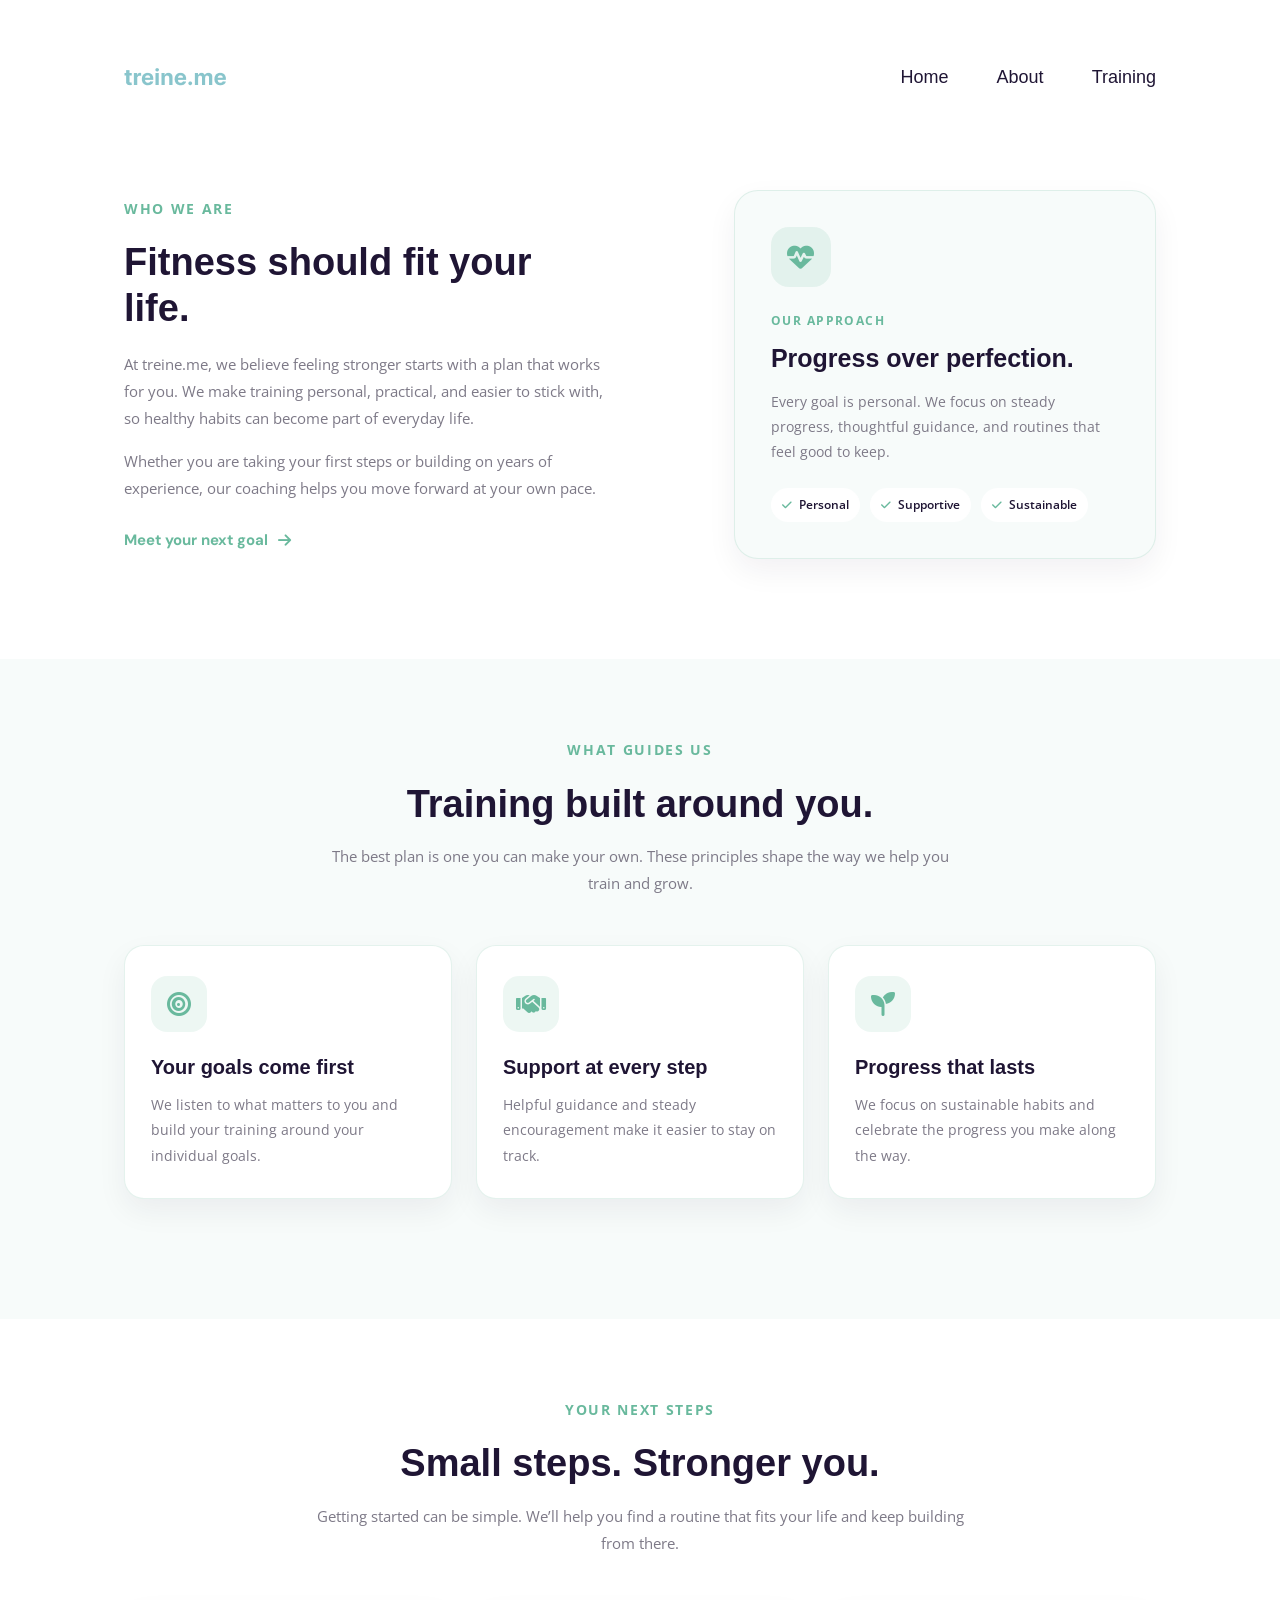
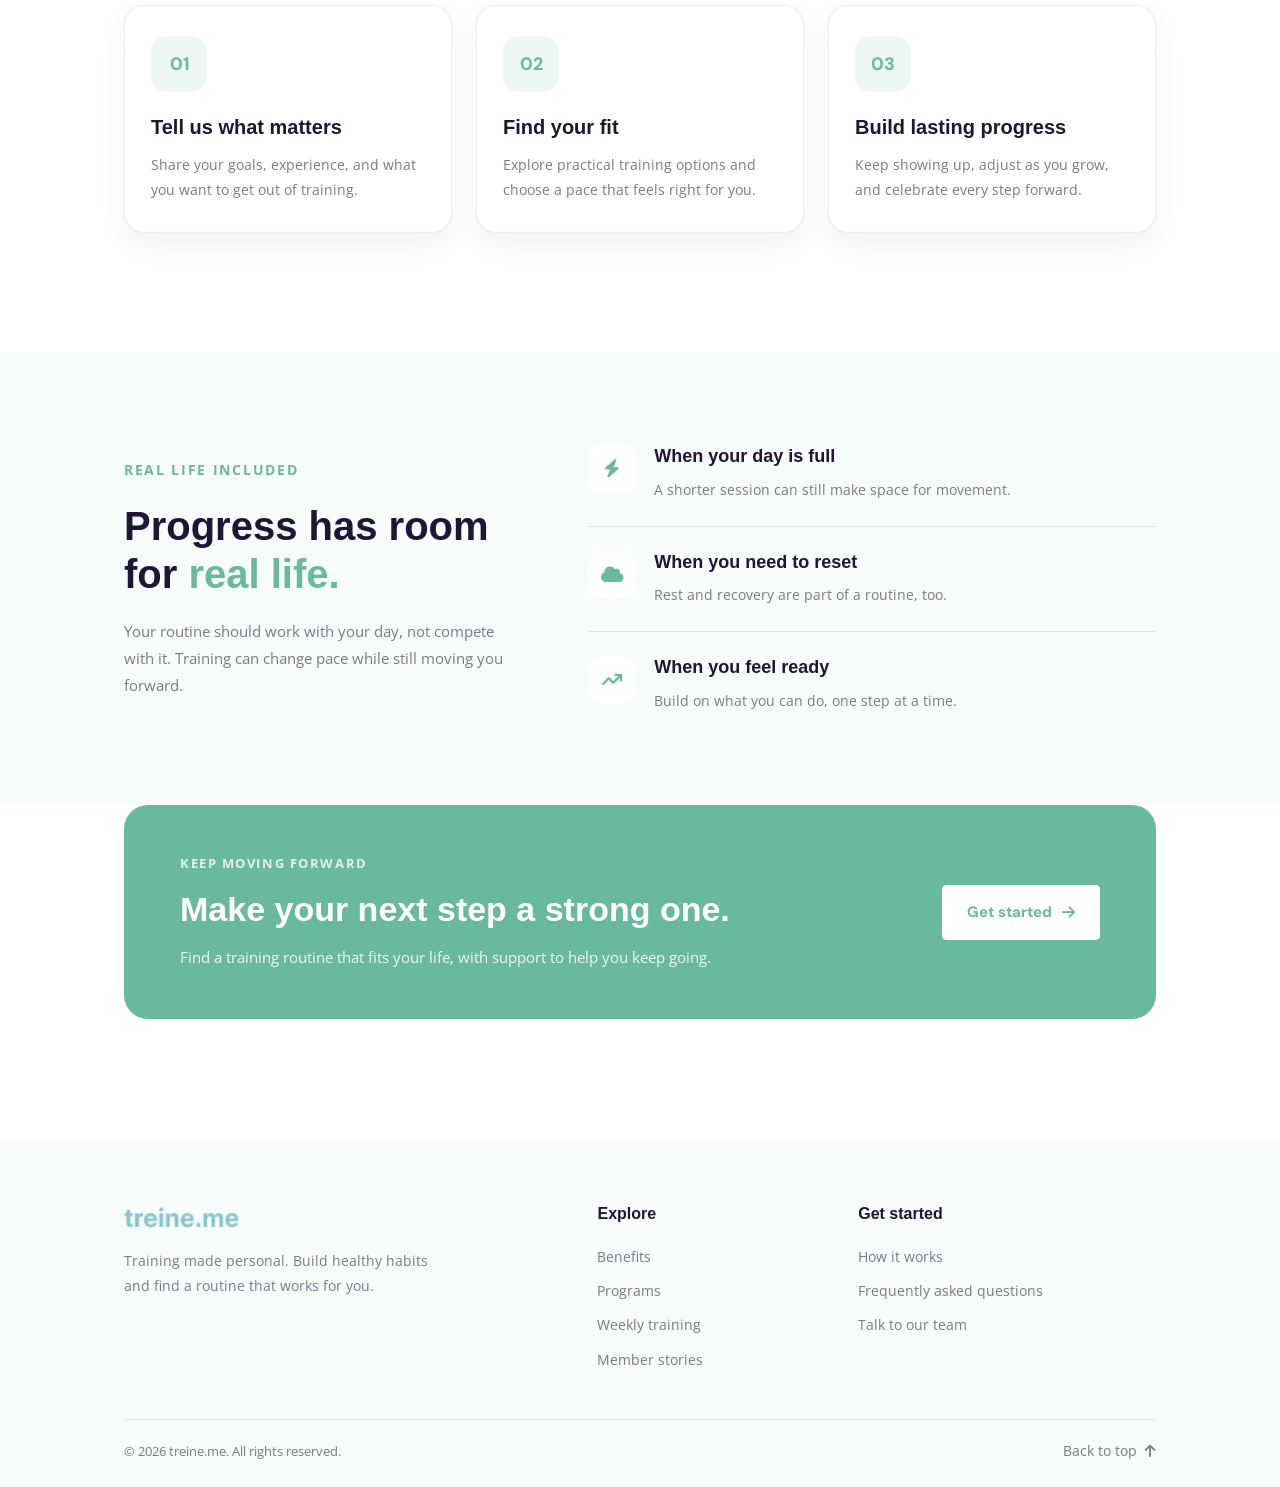
<file: about.html>
<!doctype html>
<html lang="en">
  <head>
    <meta charset="UTF-8" />
    <meta name="viewport" content="width=device-width, initial-scale=1.0" />
    <title>About | treine.me</title>
    <link rel="preconnect" href="https://fonts.googleapis.com" />
    <link rel="preconnect" href="https://fonts.gstatic.com" crossorigin />
    <link
      href="https://fonts.googleapis.com/css2?family=DM+Sans:ital,opsz,wght@0,9..40,100..1000;1,9..40,100..1000;family=Mulish:ital,wght@0,200..1000;1,200..1000&family=Open+Sans:ital,wght@0,300..800;1,300..800&display=swap"
      rel="stylesheet"
    />
    <link rel="stylesheet" href="./css/all.min.css" />
    <link rel="stylesheet" href="./css/style.css" />
  </head>
  <body>
    <!-- ==== Navbar Section Start ==== -->
    <nav id="navbar">
      <div class="container">
        <div class="nav_wrapper">
          <div class="logo">
            <a href="./index.html#banner" aria-label="treine.me home">
              <img src="./images/logo.png" alt="treine.me" />
            </a>
          </div>
          <ul class="nav_menu">
            <li><a href="./index.html#banner">Home</a></li>
            <li><a href="#about" aria-current="page">About</a></li>
            <li><a href="./training.html">Training</a></li>
          </ul>
        </div>
      </div>
    </nav>
    <!-- ==== Navbar Section End ==== -->

    <!-- ==== About Section Start ==== -->
    <main>
      <section id="about">
        <div class="container about_wrapper">
          <div class="about_content">
            <p class="section_tag">who we are</p>
            <h1>Fitness should fit your life.</h1>
            <p class="about_text">
              At treine.me, we believe feeling stronger starts with a plan that
              works for you. We make training personal, practical, and easier to
              stick with, so healthy habits can become part of everyday life.
            </p>
            <p class="about_text">
              Whether you are taking your first steps or building on years of
              experience, our coaching helps you move forward at your own pace.
            </p>
            <a href="./index.html#join_now" class="about_link">
              Meet your next goal
              <i class="fa-solid fa-arrow-right" aria-hidden="true"></i>
            </a>
          </div>

          <div class="about_highlight">
            <div class="about_highlight_icon">
              <i class="fa-solid fa-heart-pulse" aria-hidden="true"></i>
            </div>
            <p class="about_highlight_tag">our approach</p>
            <h2>Progress over perfection.</h2>
            <p class="about_highlight_text">
              Every goal is personal. We focus on steady progress, thoughtful
              guidance, and routines that feel good to keep.
            </p>
            <div class="about_values">
              <span><i class="fa-solid fa-check" aria-hidden="true"></i> Personal</span>
              <span><i class="fa-solid fa-check" aria-hidden="true"></i> Supportive</span>
              <span><i class="fa-solid fa-check" aria-hidden="true"></i> Sustainable</span>
            </div>
          </div>
        </div>
      </section>
      <!-- ==== Our Values Section Start ==== -->
      <section id="about_values_section">
        <div class="container">
          <div class="about_values_header">
            <p class="section_tag">what guides us</p>
            <h2>Training built around you.</h2>
            <p>
              The best plan is one you can make your own. These principles shape
              the way we help you train and grow.
            </p>
          </div>

          <div class="about_values_grid">
            <article class="about_value_card">
              <div class="about_value_icon">
                <i class="fa-solid fa-bullseye" aria-hidden="true"></i>
              </div>
              <h3>Your goals come first</h3>
              <p>
                We listen to what matters to you and build your training around
                your individual goals.
              </p>
            </article>

            <article class="about_value_card">
              <div class="about_value_icon">
                <i class="fa-solid fa-handshake" aria-hidden="true"></i>
              </div>
              <h3>Support at every step</h3>
              <p>
                Helpful guidance and steady encouragement make it easier to
                stay on track.
              </p>
            </article>

            <article class="about_value_card">
              <div class="about_value_icon">
                <i class="fa-solid fa-seedling" aria-hidden="true"></i>
              </div>
              <h3>Progress that lasts</h3>
              <p>
                We focus on sustainable habits and celebrate the progress you
                make along the way.
              </p>
            </article>
          </div>
        </div>
      </section>
      <!-- ==== Our Values Section End ==== -->

      <!-- ==== How It Works Section Start ==== -->
      <section id="about_journey">
        <div class="container">
          <div class="about_journey_header">
            <p class="section_tag">your next steps</p>
            <h2>Small steps. Stronger you.</h2>
            <p>
              Getting started can be simple. We’ll help you find a routine that
              fits your life and keep building from there.
            </p>
          </div>

          <div class="about_journey_grid">
            <article class="about_journey_step">
              <span class="about_journey_number" aria-hidden="true">01</span>
              <h3>Tell us what matters</h3>
              <p>
                Share your goals, experience, and what you want to get out of
                training.
              </p>
            </article>

            <article class="about_journey_step">
              <span class="about_journey_number" aria-hidden="true">02</span>
              <h3>Find your fit</h3>
              <p>
                Explore practical training options and choose a pace that feels
                right for you.
              </p>
            </article>

            <article class="about_journey_step">
              <span class="about_journey_number" aria-hidden="true">03</span>
              <h3>Build lasting progress</h3>
              <p>
                Keep showing up, adjust as you grow, and celebrate every step
                forward.
              </p>
            </article>
          </div>
        </div>
      </section>
      <!-- ==== How It Works Section End ==== -->

      <!-- ==== Real Life Training Section Start ==== -->
      <section id="about_real_life">
        <div class="container about_real_life_wrapper">
          <div class="about_real_life_intro">
            <p class="section_tag">real life included</p>
            <h2>Progress has room for <span>real life.</span></h2>
            <p>
              Your routine should work with your day, not compete with it.
              Training can change pace while still moving you forward.
            </p>
          </div>

          <div class="about_real_life_examples">
            <article class="about_real_life_item">
              <span class="about_real_life_marker" aria-hidden="true">
                <i class="fa-solid fa-bolt"></i>
              </span>
              <div>
                <h3>When your day is full</h3>
                <p>A shorter session can still make space for movement.</p>
              </div>
            </article>

            <article class="about_real_life_item">
              <span class="about_real_life_marker" aria-hidden="true">
                <i class="fa-solid fa-cloud"></i>
              </span>
              <div>
                <h3>When you need to reset</h3>
                <p>Rest and recovery are part of a routine, too.</p>
              </div>
            </article>

            <article class="about_real_life_item">
              <span class="about_real_life_marker" aria-hidden="true">
                <i class="fa-solid fa-arrow-trend-up"></i>
              </span>
              <div>
                <h3>When you feel ready</h3>
                <p>Build on what you can do, one step at a time.</p>
              </div>
            </article>
          </div>
        </div>
      </section>
      <!-- ==== Real Life Training Section End ==== -->

      <!-- ==== About Call To Action Section Start ==== -->
      <section id="about_next_step">
        <div class="container">
          <div class="about_next_step_wrapper">
            <div class="about_next_step_content">
              <p class="about_next_step_tag">keep moving forward</p>
              <h2>Make your next step a strong one.</h2>
              <p>
                Find a training routine that fits your life, with support to
                help you keep going.
              </p>
            </div>
            <a class="about_next_step_link" href="./index.html#join_now">
              Get started
              <i class="fa-solid fa-arrow-right" aria-hidden="true"></i>
            </a>
          </div>
        </div>
      </section>
      <!-- ==== About Call To Action Section End ==== -->
    </main>
    <!-- ==== About Section End ==== -->

    <!-- ==== Footer Section Start ==== -->
    <footer id="footer">
      <div class="container">
        <div class="footer_main">
          <div class="footer_brand">
            <a href="./index.html#banner" aria-label="treine.me home">
              <img src="./images/logo.png" alt="treine.me" />
            </a>
            <p>
              Training made personal. Build healthy habits and find a routine
              that works for you.
            </p>
          </div>

          <div class="footer_column">
            <h2>Explore</h2>
            <ul>
              <li><a href="./index.html#features">Benefits</a></li>
              <li><a href="./training.html#programs">Programs</a></li>
              <li><a href="./training.html#training_schedule">Weekly training</a></li>
              <li><a href="./index.html#testimonials">Member stories</a></li>
            </ul>
          </div>

          <div class="footer_column">
            <h2>Get started</h2>
            <ul>
              <li><a href="./index.html#journey">How it works</a></li>
              <li><a href="./index.html#faq">Frequently asked questions</a></li>
              <li><a href="./index.html#join_now">Talk to our team</a></li>
            </ul>
          </div>
        </div>

        <div class="footer_bottom">
          <p>&copy; 2026 treine.me. All rights reserved.</p>
          <a href="#navbar">
            Back to top
            <i class="fa-solid fa-arrow-up" aria-hidden="true"></i>
          </a>
        </div>
      </div>
    </footer>
    <!-- ==== Footer Section End ==== -->
  </body>
</html>
</file>
<file: css/style.css>
*{
    padding: 0;
    margin: 0;
    box-sizing: border-box;
    font-family: "Mulish", sans-serif;
}
ul,ol,dl{
    list-style-type: none;
}
a{
    text-decoration: none;
}
h1,h2,h3,h4,h5,h6,p{
    padding: 0;
    margin: 0;
    line-height: 0.8;
}
.container{
    max-width: 1032px;
    margin: 0 auto;
}

/* ==== Navbar Section Style Start ==== */
#navbar {
  padding-top: 64px;
}

.nav_wrapper {
  display: flex;
  align-items: center;
  justify-content: space-between;
}

.nav_menu {
  display: flex;
  align-items: center;
  gap: 48px;
}

.nav_menu li a {
  font-weight: 400;
  font-size: 18px;
  line-height: 23px;
  color: #1F1534;
  transition: all linear 0.3s;
}

.nav_menu li a:hover {
  font-weight: 700;
}
/* ==== Navbar Section Style End ==== */


/* ==== Banner Section Style Start ==== */
#banner {
  padding: 21px 0;
}

.banner_wrapper {
  display: flex;
  align-items: center;
  justify-content: space-between;
}

.banner_content {
  width: 50%;
}

.banner_content h1 {
  font-weight: 400;
  font-size: 48px;
  line-height: 150%;
  color: #000000;
}

.banner_content h1 span {
  font-weight: 700;
  color: #89C5CC;
}

.banner_content p {
  width: 400px;
  font-family: "Open Sans", sans-serif;
  font-weight: 400;
  font-size: 16px;
  line-height: 160%;
  color: #7D7987;
  margin-top: 16px;
  margin-bottom: 48px;
}

.banner_content p span {
  font-weight: 700;
}

.btn_start {
  display: inline-flex;
  align-items: center;
  gap: 8px;
  padding: 16px 32px;
  border-radius: 4px;
  background: #69B99D;
  font-family: "DM Sans", sans-serif;
  font-weight: 500;
  font-size: 16px;
  line-height: 21px;
  color: #F9F9F9;
}

.btn_start i {
  font-size: 24px;
}

.btn_start:hover {
  background: #F9F9F9;
  color: #69B99D;
  transform: translateY(-2px);
}

.banner_img {
  width: 50%;
  display: flex;
  justify-content: flex-end;
}

.banner_img img {
  width: 520px;
  height: 515px;
}

.banner_footer {
  margin-top: 45px;
  display: flex;
  justify-content: center;
  align-items: center;
  position: relative;
}

.message_note {
  font-family: "Open Sans", sans-serif;
  font-weight: 400;
  font-size: 14px;
  line-height: 160%;
  color: #000000;
  text-align: center;
}

.message_note span {
  font-weight: 700;
}

.dots_pattern {
  position: absolute;
  content: "";
  right: -50px;
  bottom: -70px;
}

.dots_pattern img {
  width: 98px;
  height: 88px;
}
/* ==== Banner Section Style End ==== */

/* ==== Features Section Style Start ==== */
#features {
  padding: 80px 0 120px;
}

.section_heading {
  text-align: center;
  margin-bottom: 48px;
}

.section_tag {
  font-family: "Open Sans", sans-serif;
  font-weight: 700;
  font-size: 14px;
  line-height: 160%;
  letter-spacing: 0.12em;
  text-transform: uppercase;
  color: #69B99D;
  margin-bottom: 20px;
}

.section_heading h2 {
  font-weight: 700;
  font-size: 38px;
  line-height: 120%;
  color: #1F1534;
}

.features_wrapper {
  display: flex;
  align-items: stretch;
  justify-content: center;
  gap: 30px;
  flex-wrap: wrap;
}

.feature_item {
  width: 320px;
  background: #ffffff;
  border: 1px solid rgba(105, 185, 157, 0.18);
  border-radius: 20px;
  padding: 32px 24px;
  box-shadow: 0 12px 30px rgba(31, 21, 52, 0.08);
  transition: all linear 0.3s;
}

.feature_item:hover {
  transform: translateY(-8px);
  box-shadow: 0 18px 35px rgba(31, 21, 52, 0.12);
}

.feature_icon {
  width: 64px;
  height: 64px;
  display: flex;
  align-items: center;
  justify-content: center;
  background: rgba(105, 185, 157, 0.12);
  border-radius: 16px;
  margin-bottom: 24px;
}

.feature_icon i {
  font-size: 28px;
  color: #69B99D;
}

.feature_item h3 {
  font-weight: 700;
  font-size: 24px;
  line-height: 130%;
  color: #1F1534;
  margin-bottom: 16px;
}

.feature_item p {
  font-family: "Open Sans", sans-serif;
  font-weight: 400;
  font-size: 15px;
  line-height: 180%;
  color: #7D7987;
}
/* ==== Features Section Style End ==== */

/* ==== About Section Style Start ==== */
#about {
  padding: 100px 120px;
}

.about_wrapper {
  display: flex;
  align-items: center;
  justify-content: space-between;
  gap: 64px;
}

.about_content {
  width: calc(56% - 32px);
}

.about_content h1,
.about_content h2 {
  max-width: 470px;
  margin-bottom: 20px;
  color: #1F1534;
  font-size: 38px;
  font-weight: 700;
  line-height: 120%;
}

.about_text {
  max-width: 480px;
  margin-bottom: 16px;
  color: #7D7987;
  font-family: "Open Sans", sans-serif;
  font-size: 15px;
  line-height: 180%;
}

.about_link {
  display: inline-flex;
  align-items: center;
  gap: 10px;
  margin-top: 12px;
  color: #69B99D;
  font-family: "DM Sans", sans-serif;
  font-size: 15px;
  font-weight: 700;
  line-height: 21px;
}

.about_link i {
  transition: transform 0.2s ease;
}

.about_link:hover i {
  transform: translateX(4px);
}

.about_highlight {
  width: calc(44% - 32px);
  padding: 36px;
  border: 1px solid rgba(105, 185, 157, 0.18);
  border-radius: 24px;
  background: #F7FBFA;
  box-shadow: 0 12px 30px rgba(31, 21, 52, 0.06);
}

.about_highlight_icon {
  display: flex;
  align-items: center;
  justify-content: center;
  width: 60px;
  height: 60px;
  margin-bottom: 24px;
  border-radius: 18px;
  background: rgba(105, 185, 157, 0.14);
  color: #69B99D;
  font-size: 27px;
}

.about_highlight_tag {
  margin-bottom: 12px;
  color: #69B99D;
  font-family: "Open Sans", sans-serif;
  font-size: 12px;
  font-weight: 700;
  letter-spacing: 0.12em;
  line-height: 160%;
  text-transform: uppercase;
}

.about_highlight h2,
.about_highlight h3 {
  margin-bottom: 14px;
  color: #1F1534;
  font-size: 25px;
  font-weight: 700;
  line-height: 130%;
}

.about_highlight_text {
  margin-bottom: 24px;
  color: #7D7987;
  font-family: "Open Sans", sans-serif;
  font-size: 14px;
  line-height: 180%;
}

.about_values {
  display: flex;
  flex-wrap: wrap;
  gap: 10px;
}

.about_values span {
  display: inline-flex;
  align-items: center;
  gap: 7px;
  padding: 8px 11px;
  border-radius: 999px;
  background: #FFFFFF;
  color: #1F1534;
  font-family: "Open Sans", sans-serif;
  font-size: 12px;
  font-weight: 600;
  line-height: 150%;
}

.about_values i {
  color: #69B99D;
  font-size: 11px;
}
/* ==== About Section Style End ==== */

/* ==== About Values Section Style Start ==== */
#about_values_section {
  padding: 80px 0 120px;
  background: #F7FBFA;
}

.about_values_header {
  max-width: 650px;
  margin: 0 auto 48px;
  text-align: center;
}

.about_values_header h2 {
  margin-bottom: 16px;
  color: #1F1534;
  font-size: 38px;
  font-weight: 700;
  line-height: 120%;
}

.about_values_header > p:last-child {
  color: #7D7987;
  font-family: "Open Sans", sans-serif;
  font-size: 15px;
  line-height: 180%;
}

.about_values_grid {
  display: flex;
  gap: 24px;
}

.about_values_grid > * {
  flex: 1;
  min-width: 0;
}

.about_value_card {
  padding: 30px 26px;
  border: 1px solid rgba(105, 185, 157, 0.18);
  border-radius: 20px;
  background: #FFFFFF;
  box-shadow: 0 12px 30px rgba(31, 21, 52, 0.06);
}

.about_value_icon {
  display: flex;
  align-items: center;
  justify-content: center;
  width: 56px;
  height: 56px;
  margin-bottom: 22px;
  border-radius: 16px;
  background: rgba(105, 185, 157, 0.12);
  color: #69B99D;
  font-size: 24px;
}

.about_value_card h3 {
  margin-bottom: 12px;
  color: #1F1534;
  font-size: 20px;
  font-weight: 700;
  line-height: 130%;
}

.about_value_card p {
  color: #7D7987;
  font-family: "Open Sans", sans-serif;
  font-size: 14px;
  line-height: 180%;
}
/* ==== About Values Section Style End ==== */

/* ==== About Journey Section Style Start ==== */
#about_journey {
  padding: 80px 0 120px;
}

.about_journey_header {
  max-width: 650px;
  margin: 0 auto 48px;
  text-align: center;
}

.about_journey_header h2 {
  margin-bottom: 16px;
  color: #1F1534;
  font-size: 38px;
  font-weight: 700;
  line-height: 120%;
}

.about_journey_header > p:last-child {
  color: #7D7987;
  font-family: "Open Sans", sans-serif;
  font-size: 15px;
  line-height: 180%;
}

.about_journey_grid {
  display: flex;
  gap: 24px;
}

.about_journey_grid > * {
  flex: 1;
  min-width: 0;
}

.about_journey_step {
  padding: 30px 26px;
  border: 1px solid rgba(105, 185, 157, 0.18);
  border-radius: 20px;
  background: #FFFFFF;
  box-shadow: 0 12px 30px rgba(31, 21, 52, 0.06);
}

.about_journey_number {
  display: inline-flex;
  align-items: center;
  justify-content: center;
  width: 56px;
  height: 56px;
  margin-bottom: 22px;
  border-radius: 16px;
  background: rgba(105, 185, 157, 0.12);
  color: #69B99D;
  font-family: "DM Sans", sans-serif;
  font-size: 18px;
  font-weight: 700;
}

.about_journey_step h3 {
  margin-bottom: 12px;
  color: #1F1534;
  font-size: 20px;
  font-weight: 700;
  line-height: 130%;
}

.about_journey_step p {
  color: #7D7987;
  font-family: "Open Sans", sans-serif;
  font-size: 14px;
  line-height: 180%;
}
/* ==== About Journey Section Style End ==== */

/* ==== Real Life Training Section Style Start ==== */
#about_real_life {
  padding: 80px 0;
  background: #F7FBFA;
}

.about_real_life_wrapper {
  display: flex;
  align-items: center;
  justify-content: space-between;
  gap: 72px;
}

.about_real_life_intro {
  flex: 0 0 38%;
  min-width: 0;
}

.about_real_life_intro h2 {
  margin-bottom: 20px;
  color: #1F1534;
  font-size: 40px;
  font-weight: 700;
  line-height: 120%;
}

.about_real_life_intro h2 span {
  color: #69B99D;
}

.about_real_life_intro > p:last-child {
  color: #7D7987;
  font-family: "Open Sans", sans-serif;
  font-size: 15px;
  line-height: 180%;
}

.about_real_life_examples {
  flex: 1;
  min-width: 0;
  padding: 12px 0;
}

.about_real_life_item {
  display: flex;
  align-items: flex-start;
  gap: 18px;
  padding: 24px 0;
  border-bottom: 1px solid rgba(105, 185, 157, 0.24);
}

.about_real_life_item:first-child {
  padding-top: 0;
}

.about_real_life_item:last-child {
  padding-bottom: 0;
  border-bottom: 0;
}

.about_real_life_marker {
  display: flex;
  flex: 0 0 48px;
  align-items: center;
  justify-content: center;
  width: 48px;
  height: 48px;
  border-radius: 15px;
  background: #FFFFFF;
  color: #69B99D;
  font-size: 18px;
}

.about_real_life_item > div {
  flex: 1;
  min-width: 0;
}

.about_real_life_item h3 {
  margin-bottom: 8px;
  color: #1F1534;
  font-size: 18px;
  font-weight: 700;
  line-height: 130%;
}

.about_real_life_item p {
  color: #7D7987;
  font-family: "Open Sans", sans-serif;
  font-size: 14px;
  line-height: 180%;
}
/* ==== Real Life Training Section Style End ==== */

/* ==== About Call To Action Section Style Start ==== */
#about_next_step {
  padding: 0 0 120px;
}

.about_next_step_wrapper {
  display: flex;
  align-items: center;
  justify-content: space-between;
  gap: 32px;
  padding: 48px 56px;
  border-radius: 24px;
  background: #69B99D;
}

.about_next_step_content {
  flex: 1;
  min-width: 0;
}

.about_next_step_tag {
  margin-bottom: 14px;
  color: rgba(255, 255, 255, 0.8);
  font-family: "Open Sans", sans-serif;
  font-size: 13px;
  font-weight: 700;
  letter-spacing: 0.12em;
  line-height: 160%;
  text-transform: uppercase;
}

.about_next_step_content h2 {
  max-width: 580px;
  margin-bottom: 14px;
  color: #FFFFFF;
  font-size: 34px;
  font-weight: 700;
  line-height: 125%;
}

.about_next_step_content > p:last-child {
  max-width: 540px;
  color: rgba(255, 255, 255, 0.9);
  font-family: "Open Sans", sans-serif;
  font-size: 15px;
  line-height: 180%;
}

.about_next_step_link {
  display: inline-flex;
  flex-shrink: 0;
  align-items: center;
  justify-content: center;
  gap: 10px;
  padding: 16px 24px;
  border: 1px solid #FFFFFF;
  border-radius: 4px;
  background: #FFFFFF;
  color: #69B99D;
  font-family: "DM Sans", sans-serif;
  font-size: 15px;
  font-weight: 700;
  line-height: 21px;
}
/* ==== About Call To Action Section Style End ==== */

/* ==== Programs Section Style Start ==== */
#training_intro {
  padding: 80px 0 64px;
}

.training_intro_content {
  max-width: 760px;
  text-align: center;
}

.training_intro_content h1 {
  margin-bottom: 20px;
  color: #1F1534;
  font-size: 48px;
  font-weight: 700;
  line-height: 120%;
}

.training_intro_content > p:not(.section_tag) {
  max-width: 620px;
  margin: 0 auto 28px;
  color: #7D7987;
  font-family: "Open Sans", sans-serif;
  font-size: 16px;
  line-height: 180%;
}

.training_intro_content .btn_start {
  justify-content: center;
}

.training_intro_content .btn_start i {
  font-size: 16px;
}

#programs {
  padding: 0 0 120px;
}

.programs_header {
  text-align: center;
  margin-bottom: 48px;
}

.programs_header h2 {
  font-weight: 700;
  font-size: 38px;
  line-height: 120%;
  color: #1F1534;
}

.programs_wrapper {
  display: flex;
  justify-content: center;
  align-items: stretch;
  gap: 30px;
  flex-wrap: wrap;
}

.program_card {
  width: 320px;
  background: #ffffff;
  border: 1px solid rgba(105, 185, 157, 0.18);
  border-radius: 20px;
  overflow: hidden;
  box-shadow: 0 12px 30px rgba(31, 21, 52, 0.08);
  transition: all linear 0.3s;
}

.program_card:hover {
  transform: translateY(-8px);
  box-shadow: 0 18px 35px rgba(31, 21, 52, 0.12);
}

.feature_card_active {
  background: #69B99D;
  border-color: #69B99D;
}

.program_image {
  width: 100%;
  height: 220px;
  overflow: hidden;
}

.program_image img {
  width: 100%;
  height: 100%;
  object-fit: cover;
  display: block;
}

.program_content {
  padding: 28px 24px 30px;
}

.program_badge {
  display: inline-block;
  padding: 8px 12px;
  border-radius: 999px;
  background: rgba(105, 185, 157, 0.12);
  color: #69B99D;
  font-family: "Open Sans", sans-serif;
  font-size: 12px;
  font-weight: 700;
  letter-spacing: 0.08em;
  text-transform: uppercase;
  margin-bottom: 18px;
}

.feature_card_active .program_badge,
.feature_card_active .program_link,
.feature_card_active .program_content h3,
.feature_card_active .program_content p {
  color: #ffffff;
}

.feature_card_active .program_badge {
  background: rgba(255, 255, 255, 0.2);
}

.program_content h3 {
  font-weight: 700;
  font-size: 26px;
  line-height: 130%;
  color: #1F1534;
  margin-bottom: 14px;
}

.program_content p {
  font-family: "Open Sans", sans-serif;
  font-weight: 400;
  font-size: 15px;
  line-height: 180%;
  color: #7D7987;
  margin-bottom: 20px;
}

.program_link {
  font-family: "DM Sans", sans-serif;
  font-weight: 700;
  font-size: 15px;
  line-height: 20px;
  color: #69B99D;
}
/* ==== Programs Section Style End ==== */

/* ==== Journey Section Style Start ==== */
#journey {
  padding: 0 0 120px;
}

.journey_inner {
  display: flex;
  align-items: center;
  justify-content: space-between;
  gap: 56px;
}

.journey_content,
.journey_image {
  width: 50%;
}

.journey_content h2 {
  font-weight: 700;
  font-size: 38px;
  line-height: 120%;
  color: #1F1534;
  margin-bottom: 20px;
}

.journey_text {
  font-family: "Open Sans", sans-serif;
  font-weight: 400;
  font-size: 16px;
  line-height: 180%;
  color: #7D7987;
  max-width: 470px;
}

.journey_list {
  margin: 28px 0 34px;
  display: flex;
  flex-direction: column;
  gap: 18px;
}

.journey_list li {
  display: flex;
  align-items: center;
  gap: 14px;
  font-family: "Open Sans", sans-serif;
  font-weight: 600;
  font-size: 16px;
  line-height: 160%;
  color: #1F1534;
}

.journey_list li i {
  display: inline-flex;
  align-items: center;
  justify-content: center;
  width: 24px;
  height: 24px;
  border-radius: 50%;
  background: #69B99D;
  color: #FFFFFF;
  font-size: 12px;
}

.journey_image {
  display: flex;
  justify-content: flex-end;
}

.journey_image img {
  width: 100%;
  max-width: 500px;
  height: 520px;
  object-fit: cover;
  border-radius: 28px;
  box-shadow: 0 18px 45px rgba(31, 21, 52, 0.12);
}
/* ==== Journey Section Style End ==== */

/* ==== Training Schedule Section Style Start ==== */
#training_schedule {
  padding: 80px 0 120px;
  background: #F7FBFA;
}

.schedule_header {
  display: flex;
  align-items: flex-end;
  justify-content: space-between;
  gap: 40px;
  margin-bottom: 48px;
}

.schedule_header h2 {
  max-width: 520px;
  font-weight: 700;
  font-size: 38px;
  line-height: 120%;
  color: #1F1534;
}

.schedule_intro {
  max-width: 390px;
  font-family: "Open Sans", sans-serif;
  font-size: 15px;
  line-height: 180%;
  color: #7D7987;
}

.schedule_grid {
  display: flex;
  gap: 24px;
}

.schedule_grid > * {
  flex: 1;
  min-width: 0;
}

.schedule_card {
  position: relative;
  padding: 30px 28px;
  background: #FFFFFF;
  border: 1px solid rgba(105, 185, 157, 0.18);
  border-radius: 20px;
  box-shadow: 0 12px 30px rgba(31, 21, 52, 0.06);
  transition: transform 0.3s ease, box-shadow 0.3s ease;
}

.schedule_card:hover {
  transform: translateY(-6px);
  box-shadow: 0 18px 35px rgba(31, 21, 52, 0.1);
}

.schedule_card_highlight {
  background: #69B99D;
  border-color: #69B99D;
}

.schedule_day {
  display: inline-block;
  padding: 7px 12px;
  border-radius: 999px;
  background: rgba(105, 185, 157, 0.12);
  color: #69B99D;
  font-family: "Open Sans", sans-serif;
  font-size: 12px;
  font-weight: 700;
  letter-spacing: 0.06em;
  text-transform: uppercase;
}

.schedule_icon {
  display: flex;
  align-items: center;
  justify-content: center;
  width: 56px;
  height: 56px;
  margin: 24px 0 20px;
  border-radius: 16px;
  background: rgba(105, 185, 157, 0.12);
  color: #69B99D;
  font-size: 24px;
}

.schedule_card h3 {
  margin-bottom: 12px;
  color: #1F1534;
  font-size: 21px;
  line-height: 130%;
}

.schedule_card > p {
  min-height: 54px;
  margin-bottom: 20px;
  color: #7D7987;
  font-family: "Open Sans", sans-serif;
  font-size: 14px;
  line-height: 180%;
}

.schedule_duration {
  color: #69B99D;
  font-family: "DM Sans", sans-serif;
  font-size: 14px;
  font-weight: 700;
}

.schedule_card_highlight .schedule_day,
.schedule_card_highlight .schedule_icon {
  background: rgba(255, 255, 255, 0.2);
  color: #FFFFFF;
}

.schedule_card_highlight h3,
.schedule_card_highlight > p,
.schedule_card_highlight .schedule_duration {
  color: #FFFFFF;
}
/* ==== Training Schedule Section Style End ==== */

/* ==== Training Support Section Style Start ==== */
#training_support {
  padding: 0 0 120px;
}

.training_support_header {
  text-align: center;
  margin-bottom: 48px;
}

.training_support_header h2 {
  font-weight: 700;
  font-size: 38px;
  line-height: 120%;
  color: #1F1534;
}

.training_support_grid {
  display: flex;
  align-items: stretch;
  justify-content: center;
  gap: 30px;
  flex-wrap: wrap;
}

.training_support_card {
  width: 320px;
  padding: 32px 24px;
  background: #FFFFFF;
  border: 1px solid rgba(105, 185, 157, 0.18);
  border-radius: 20px;
  box-shadow: 0 12px 30px rgba(31, 21, 52, 0.06);
  transition: all linear 0.3s;
}

.training_support_card:hover {
  transform: translateY(-8px);
  box-shadow: 0 18px 35px rgba(31, 21, 52, 0.12);
}

.training_support_icon {
  display: flex;
  align-items: center;
  justify-content: center;
  width: 64px;
  height: 64px;
  margin-bottom: 24px;
  border-radius: 16px;
  background: rgba(105, 185, 157, 0.12);
  color: #69B99D;
  font-size: 28px;
}

.training_support_card h3 {
  margin-bottom: 16px;
  color: #1F1534;
  font-size: 24px;
  font-weight: 700;
  line-height: 130%;
}

.training_support_card p {
  color: #7D7987;
  font-family: "Open Sans", sans-serif;
  font-size: 15px;
  line-height: 180%;
}
/* ==== Training Support Section Style End ==== */

/* ==== Training Outcomes Section Style Start ==== */
#training_outcomes {
  padding: 0 0 120px;
}

.training_outcomes_header {
  text-align: center;
  margin-bottom: 48px;
}

.training_outcomes_header h2 {
  font-weight: 700;
  font-size: 38px;
  line-height: 120%;
  color: #1F1534;
}

.training_outcomes_grid {
  display: flex;
  align-items: stretch;
  justify-content: center;
  gap: 30px;
  flex-wrap: wrap;
}

.training_outcome_card {
  width: 320px;
  padding: 30px 26px;
  background: #FFFFFF;
  border: 1px solid rgba(105, 185, 157, 0.18);
  border-radius: 20px;
  box-shadow: 0 12px 30px rgba(31, 21, 52, 0.06);
  transition: all linear 0.3s;
}

.training_outcome_card:hover {
  transform: translateY(-8px);
  box-shadow: 0 18px 35px rgba(31, 21, 52, 0.12);
}

.training_outcome_number {
  display: inline-flex;
  align-items: center;
  justify-content: center;
  width: 52px;
  height: 52px;
  margin-bottom: 20px;
  border-radius: 14px;
  background: rgba(105, 185, 157, 0.12);
  color: #69B99D;
  font-family: "DM Sans", sans-serif;
  font-size: 18px;
  font-weight: 700;
}

.training_outcome_card h3 {
  margin-bottom: 14px;
  color: #1F1534;
  font-size: 24px;
  font-weight: 700;
  line-height: 130%;
}

.training_outcome_card p {
  color: #7D7987;
  font-family: "Open Sans", sans-serif;
  font-size: 15px;
  line-height: 180%;
}
/* ==== Training Outcomes Section Style End ==== */

/* ==== Training Plan Section Style Start ==== */
#training_plan {
  padding: 0 0 120px;
}

.training_plan_wrapper {
  display: flex;
  align-items: center;
  justify-content: space-between;
  gap: 64px;
}

.training_plan_image,
.training_plan_content {
  width: 50%;
}

.training_plan_image {
  display: flex;
  justify-content: flex-start;
}

.training_plan_image img {
  width: 100%;
  max-width: 500px;
  height: 500px;
  object-fit: cover;
  border-radius: 28px;
  box-shadow: 0 18px 45px rgba(31, 21, 52, 0.12);
}

.training_plan_content h2 {
  margin-bottom: 20px;
  color: #1F1534;
  font-size: 38px;
  font-weight: 700;
  line-height: 120%;
}

.training_plan_content > p:not(.section_tag) {
  margin-bottom: 24px;
  color: #7D7987;
  font-family: "Open Sans", sans-serif;
  font-size: 16px;
  line-height: 180%;
}

.training_plan_list {
  display: flex;
  flex-direction: column;
  gap: 18px;
}

.training_plan_list li {
  display: flex;
  align-items: center;
  gap: 14px;
  color: #1F1534;
  font-family: "Open Sans", sans-serif;
  font-size: 16px;
  font-weight: 600;
  line-height: 160%;
}

.training_plan_list li i {
  display: inline-flex;
  align-items: center;
  justify-content: center;
  width: 24px;
  height: 24px;
  border-radius: 50%;
  background: #69B99D;
  color: #FFFFFF;
  font-size: 12px;
}
/* ==== Training Plan Section Style End ==== */

/* ==== Training Process Section Style Start ==== */
#training_process {
  padding: 0 0 120px;
}

.training_process_header {
  text-align: center;
  margin-bottom: 48px;
}

.training_process_header h2 {
  font-weight: 700;
  font-size: 38px;
  line-height: 120%;
  color: #1F1534;
}

.training_process_grid {
  display: flex;
  justify-content: center;
  align-items: stretch;
  gap: 30px;
  flex-wrap: wrap;
}

.training_process_step {
  width: 320px;
  padding: 30px 26px;
  background: #FFFFFF;
  border: 1px solid rgba(105, 185, 157, 0.18);
  border-radius: 20px;
  box-shadow: 0 12px 30px rgba(31, 21, 52, 0.06);
  transition: all linear 0.3s;
}

.training_process_step:hover {
  transform: translateY(-8px);
  box-shadow: 0 18px 35px rgba(31, 21, 52, 0.12);
}

.training_process_number {
  display: inline-flex;
  align-items: center;
  justify-content: center;
  width: 52px;
  height: 52px;
  margin-bottom: 20px;
  border-radius: 14px;
  background: rgba(105, 185, 157, 0.12);
  color: #69B99D;
  font-family: "DM Sans", sans-serif;
  font-size: 18px;
  font-weight: 700;
}

.training_process_step h3 {
  margin-bottom: 14px;
  color: #1F1534;
  font-size: 24px;
  font-weight: 700;
  line-height: 130%;
}

.training_process_step p {
  color: #7D7987;
  font-family: "Open Sans", sans-serif;
  font-size: 15px;
  line-height: 180%;
}
/* ==== Training Process Section Style End ==== */

/* ==== Training FAQ Section Style Start ==== */
#training_faq {
  padding: 0 0 120px;
}

.training_faq_header {
  text-align: center;
  margin-bottom: 48px;
}

.training_faq_header h2 {
  font-weight: 700;
  font-size: 38px;
  line-height: 120%;
  color: #1F1534;
}

.training_faq_list {
  display: flex;
  flex-direction: column;
  gap: 24px;
  max-width: 900px;
  margin: 0 auto;
}

.training_faq_item {
  padding: 28px 30px;
  background: #FFFFFF;
  border: 1px solid rgba(105, 185, 157, 0.18);
  border-radius: 20px;
  box-shadow: 0 12px 30px rgba(31, 21, 52, 0.06);
}

.training_faq_item h3 {
  margin-bottom: 12px;
  color: #1F1534;
  font-size: 22px;
  font-weight: 700;
  line-height: 130%;
}

.training_faq_item p {
  color: #7D7987;
  font-family: "Open Sans", sans-serif;
  font-size: 15px;
  line-height: 180%;
}
/* ==== Training FAQ Section Style End ==== */

/* ==== Training Momentum Section Style Start ==== */
#training_momentum {
  padding: 0 0 120px;
}

.training_momentum_header {
  text-align: center;
  margin-bottom: 48px;
}

.training_momentum_header h2 {
  font-weight: 700;
  font-size: 38px;
  line-height: 120%;
  color: #1F1534;
}

.training_momentum_grid {
  display: flex;
  justify-content: center;
  align-items: stretch;
  gap: 30px;
  flex-wrap: wrap;
}

.training_momentum_card {
  width: 320px;
  padding: 30px 26px;
  background: #FFFFFF;
  border: 1px solid rgba(105, 185, 157, 0.18);
  border-radius: 20px;
  box-shadow: 0 12px 30px rgba(31, 21, 52, 0.06);
  transition: all linear 0.3s;
}

.training_momentum_card:hover {
  transform: translateY(-8px);
  box-shadow: 0 18px 35px rgba(31, 21, 52, 0.12);
}

.training_momentum_icon {
  display: inline-flex;
  align-items: center;
  justify-content: center;
  width: 56px;
  height: 56px;
  margin-bottom: 22px;
  border-radius: 16px;
  background: rgba(105, 185, 157, 0.12);
  color: #69B99D;
  font-size: 22px;
}

.training_momentum_card h3 {
  margin-bottom: 12px;
  color: #1F1534;
  font-size: 24px;
  font-weight: 700;
  line-height: 130%;
}

.training_momentum_card p {
  color: #7D7987;
  font-family: "Open Sans", sans-serif;
  font-size: 15px;
  line-height: 180%;
}
/* ==== Training Momentum Section Style End ==== */

/* ==== Training Membership Section Style Start ==== */
#training_membership {
  padding: 0 0 120px;
}

.training_membership_header {
  text-align: center;
  margin-bottom: 48px;
}

.training_membership_header h2 {
  font-weight: 700;
  font-size: 38px;
  line-height: 120%;
  color: #1F1534;
}

.training_membership_grid {
  display: flex;
  justify-content: center;
  align-items: stretch;
  gap: 30px;
  flex-wrap: wrap;
}

.training_membership_card {
  width: 320px;
  padding: 30px 26px;
  background: #FFFFFF;
  border: 1px solid rgba(105, 185, 157, 0.18);
  border-radius: 20px;
  box-shadow: 0 12px 30px rgba(31, 21, 52, 0.06);
  transition: all linear 0.3s;
}

.training_membership_card:hover {
  transform: translateY(-8px);
  box-shadow: 0 18px 35px rgba(31, 21, 52, 0.12);
}

.training_membership_icon {
  display: inline-flex;
  align-items: center;
  justify-content: center;
  width: 56px;
  height: 56px;
  margin-bottom: 22px;
  border-radius: 16px;
  background: rgba(105, 185, 157, 0.12);
  color: #69B99D;
  font-size: 22px;
}

.training_membership_card h3 {
  margin-bottom: 12px;
  color: #1F1534;
  font-size: 24px;
  font-weight: 700;
  line-height: 130%;
}

.training_membership_card p {
  color: #7D7987;
  font-family: "Open Sans", sans-serif;
  font-size: 15px;
  line-height: 180%;
}
/* ==== Training Membership Section Style End ==== */

/* ==== Training Call To Action Section Style Start ==== */
#training_start {
  padding: 0 0 120px;
}

.training_start_wrapper {
  display: flex;
  align-items: center;
  justify-content: space-between;
  gap: 32px;
  padding: 40px 48px;
  border-radius: 24px;
  background: #F7FBFA;
}

.training_start_wrapper > div {
  flex: 1;
  min-width: 0;
}

.training_start_wrapper h2 {
  max-width: 580px;
  color: #1F1534;
  font-size: 30px;
  font-weight: 700;
  line-height: 125%;
}

.training_start_wrapper .btn_start {
  flex-shrink: 0;
}
/* ==== Training Call To Action Section Style End ==== */

/* ==== Testimonials Section Style Start ==== */
#testimonials {
  padding: 0 0 120px;
}

.testimonials_header {
  text-align: center;
  margin-bottom: 48px;
}

.testimonials_header h2 {
  font-weight: 700;
  font-size: 38px;
  line-height: 120%;
  color: #1F1534;
}

.testimonials_wrapper {
  display: flex;
  justify-content: center;
  align-items: stretch;
  gap: 30px;
  flex-wrap: wrap;
}

.testimonial_card {
  width: 320px;
  padding: 30px 26px;
  background: #ffffff;
  border: 1px solid rgba(105, 185, 157, 0.18);
  border-radius: 20px;
  box-shadow: 0 12px 30px rgba(31, 21, 52, 0.08);
}

.testimonial_rating {
  display: flex;
  gap: 5px;
  color: #E8AA45;
  font-size: 14px;
  margin-bottom: 20px;
}

.testimonial_quote {
  font-family: "Open Sans", sans-serif;
  font-weight: 400;
  font-size: 15px;
  line-height: 180%;
  color: #7D7987;
  margin-bottom: 26px;
}

.testimonial_member {
  display: flex;
  align-items: center;
  gap: 14px;
}

.member_avatar {
  width: 48px;
  height: 48px;
  display: flex;
  align-items: center;
  justify-content: center;
  border-radius: 50%;
  background: rgba(105, 185, 157, 0.14);
  color: #69B99D;
  font-family: "DM Sans", sans-serif;
  font-size: 15px;
  font-weight: 700;
}

.testimonial_member h3 {
  font-weight: 700;
  font-size: 16px;
  line-height: 130%;
  color: #1F1534;
  margin-bottom: 5px;
}

.testimonial_member p {
  font-family: "Open Sans", sans-serif;
  font-weight: 400;
  font-size: 13px;
  line-height: 150%;
  color: #7D7987;
}
/* ==== Testimonials Section Style End ==== */

/* ==== Frequently Asked Questions Section Style Start ==== */
#faq {
  padding: 0 0 120px;
}

.faq_header {
  margin-bottom: 40px;
  text-align: center;
}

.faq_header h2 {
  margin-bottom: 14px;
  color: #1F1534;
  font-size: 38px;
  font-weight: 700;
  line-height: 120%;
}

.faq_header > p:last-child {
  color: #7D7987;
  font-family: "Open Sans", sans-serif;
  font-size: 15px;
  line-height: 180%;
}

.faq_list {
  max-width: 800px;
  margin: 0 auto;
}

.faq_item {
  padding: 22px 24px;
  border-bottom: 1px solid rgba(105, 185, 157, 0.24);
}

.faq_item:first-child {
  border-top: 1px solid rgba(105, 185, 157, 0.24);
}

.faq_item summary {
  display: flex;
  align-items: center;
  justify-content: space-between;
  gap: 20px;
  color: #1F1534;
  cursor: pointer;
  font-size: 18px;
  font-weight: 700;
  line-height: 150%;
  list-style: none;
}

.faq_item summary::-webkit-details-marker {
  display: none;
}

.faq_item summary::after {
  content: "+";
  flex-shrink: 0;
  color: #69B99D;
  font-family: "Open Sans", sans-serif;
  font-size: 26px;
  font-weight: 400;
  line-height: 1;
}

.faq_item[open] summary::after {
  content: "\2212";
}

.faq_item > p {
  max-width: 680px;
  padding-top: 14px;
  color: #7D7987;
  font-family: "Open Sans", sans-serif;
  font-size: 15px;
  line-height: 180%;
}
/* ==== Frequently Asked Questions Section Style End ==== */

/* ==== Call To Action Section Style Start ==== */
#join_now {
  padding: 0 0 120px;
}

.join_now_wrapper {
  display: flex;
  align-items: center;
  justify-content: space-between;
  gap: 32px;
  padding: 56px 64px;
  background: #69B99D;
  border-radius: 24px;
}

.join_now_content {
  max-width: 610px;
}

.join_now_tag {
  font-family: "Open Sans", sans-serif;
  font-weight: 700;
  font-size: 13px;
  line-height: 160%;
  letter-spacing: 0.12em;
  text-transform: uppercase;
  color: rgba(255, 255, 255, 0.8);
  margin-bottom: 16px;
}

.join_now_content h2 {
  font-weight: 700;
  font-size: 36px;
  line-height: 125%;
  color: #FFFFFF;
  margin-bottom: 16px;
}

.join_now_content > p:last-child {
  max-width: 520px;
  font-family: "Open Sans", sans-serif;
  font-weight: 400;
  font-size: 15px;
  line-height: 180%;
  color: rgba(255, 255, 255, 0.9);
}

.join_now_btn {
  display: inline-flex;
  flex-shrink: 0;
  align-items: center;
  justify-content: center;
  gap: 10px;
  padding: 16px 24px;
  border: 1px solid #FFFFFF;
  border-radius: 4px;
  background: #FFFFFF;
  font-family: "DM Sans", sans-serif;
  font-weight: 700;
  font-size: 15px;
  line-height: 21px;
  color: #69B99D;
  transition: all linear 0.3s;
}

.join_now_btn i {
  font-size: 20px;
}

.join_now_btn:hover {
  background: transparent;
  color: #FFFFFF;
}
/* ==== Call To Action Section Style End ==== */

/* ==== Footer Section Style Start ==== */
#footer {
  padding: 64px 0 24px;
  background: #F7FBFA;
}

.footer_main {
  display: flex;
  gap: 48px;
  padding-bottom: 48px;
}

.footer_brand {
  flex: 2;
  min-width: 0;
}

.footer_column:nth-child(2) {
  flex: 1;
  min-width: 0;
}

.footer_column:nth-child(3) {
  flex: 1.4;
  min-width: 0;
}

.footer_brand img {
  display: block;
  width: 120px;
  height: auto;
  margin-bottom: 20px;
}

.footer_brand > p {
  max-width: 320px;
  color: #7D7987;
  font-family: "Open Sans", sans-serif;
  font-size: 14px;
  line-height: 180%;
}

.footer_column h2 {
  margin-bottom: 20px;
  color: #1F1534;
  font-size: 16px;
  font-weight: 700;
  line-height: 140%;
}

.footer_column ul {
  display: flex;
  flex-direction: column;
  gap: 12px;
}

.footer_column a,
.footer_bottom a {
  color: #7D7987;
  font-family: "Open Sans", sans-serif;
  font-size: 14px;
  line-height: 160%;
  transition: all linear 0.3s;
}

.footer_column a:hover,
.footer_bottom a:hover {
  color: #69B99D;
}

.footer_bottom {
  display: flex;
  align-items: center;
  justify-content: space-between;
  gap: 20px;
  padding-top: 20px;
  border-top: 1px solid rgba(105, 185, 157, 0.2);
}

.footer_bottom p {
  color: #7D7987;
  font-family: "Open Sans", sans-serif;
  font-size: 13px;
  line-height: 160%;
}

.footer_bottom a {
  display: inline-flex;
  align-items: center;
  gap: 8px;
}
/* ==== Footer Section Style End ==== */

/* ==== Training Page Style Start ==== */
.training-page #navbar {
  padding-top: 32px;
}

.training-page .nav_menu li a[aria-current="page"] {
  color: #69B99D;
  font-weight: 700;
}

.training-page #training_intro {
  padding: 56px 0 72px;
}

.training-page .training_intro_content {
  max-width: 1032px;
  padding: 72px 64px;
  border: 1px solid rgba(105, 185, 157, 0.16);
  border-radius: 32px;
  background: linear-gradient(135deg, #F5FBF8 0%, #EAF6F1 100%);
  text-align: left;
}

.training-page .training_intro_content .section_tag {
  display: inline-flex;
  align-items: center;
  margin-bottom: 22px;
  padding: 8px 13px;
  border: 1px solid rgba(105, 185, 157, 0.22);
  border-radius: 999px;
  background: #FFFFFF;
  font-size: 12px;
}

.training-page .training_intro_content h1 {
  max-width: 700px;
  margin-bottom: 18px;
  font-size: 58px;
  letter-spacing: -0.04em;
  line-height: 108%;
}

.training-page .training_intro_content > p:not(.section_tag) {
  max-width: 570px;
  margin: 0 0 28px;
  font-size: 16px;
}

.training-page .training_intro_content .btn_start {
  border-radius: 999px;
  box-shadow: 0 10px 24px rgba(53, 137, 109, 0.2);
  transition: all linear 0.3s;
}

.training-page .training_intro_content .btn_start:hover {
  transform: translateY(-3px);
  box-shadow: 0 14px 28px rgba(53, 137, 109, 0.26);
}

.training-page #programs {
  padding-bottom: 104px;
}

.training-page .programs_header {
  margin-bottom: 40px;
}

.training-page .programs_header .section_tag {
  margin-bottom: 14px;
}

.training-page .programs_header h2 {
  font-size: 42px;
  letter-spacing: -0.03em;
}

.training-page .programs_wrapper {
  gap: 24px;
}

.training-page .program_card {
  display: flex;
  flex: 1 1 280px;
  flex-direction: column;
  width: auto;
  border: 1px solid rgba(105, 185, 157, 0.18);
  border-radius: 24px;
  background: #FFFFFF;
  box-shadow: 0 14px 36px rgba(31, 21, 52, 0.07);
  transition: transform 0.25s ease, box-shadow 0.25s ease;
}

.training-page .program_card:hover {
  transform: translateY(-7px);
  box-shadow: 0 22px 44px rgba(31, 21, 52, 0.13);
}

.training-page .program_card.feature_card_active {
  border-color: #69B99D;
  background: linear-gradient(160deg, #72C5A7 0%, #4EAA8A 100%);
  box-shadow: 0 18px 40px rgba(53, 137, 109, 0.2);
}

.training-page .program_image {
  height: 224px;
}

.training-page .program_image img {
  transition: all linear 0.3s;
}

.training-page .program_card:hover .program_image img {
  transform: scale(1.05);
}

.training-page .program_content {
  display: flex;
  flex: 1;
  flex-direction: column;
  align-items: flex-start;
  padding: 26px 24px 28px;
}

.training-page .program_badge {
  margin-bottom: 16px;
  border: 1px solid rgba(105, 185, 157, 0.16);
  background: #F1F8F5;
}

.training-page .feature_card_active .program_badge {
  border-color: rgba(255, 255, 255, 0.24);
  background: rgba(255, 255, 255, 0.16);
}

.training-page .program_content h3 {
  font-size: 24px;
  letter-spacing: -0.02em;
}

.training-page .program_content p {
  flex: 1;
  margin-bottom: 24px;
}

.training-page .program_link {
  display: inline-flex;
  align-items: center;
  gap: 8px;
}

.training-page .program_link::after {
  content: "\f061";
  font-family: "Font Awesome 6 Free";
  font-size: 12px;
  transition: all linear 0.3s;
}

.training-page .program_link:hover::after {
  transform: translateX(4px);
}

.training-page #training_schedule {
  padding: 88px 0 104px;
  background: linear-gradient(180deg, #F4FAF7 0%, #F8FBFA 100%);
}

.training-page .schedule_header {
  align-items: flex-end;
  margin-bottom: 40px;
}

.training-page .schedule_header .section_tag {
  margin-bottom: 14px;
}

.training-page .schedule_header h2 {
  font-size: 40px;
  letter-spacing: -0.03em;
}

.training-page .schedule_intro {
  max-width: 370px;
}

.training-page .schedule_grid {
  flex-wrap: wrap;
  gap: 20px;
}

.training-page .schedule_grid > * {
  flex: 1 1 260px;
}

.training-page .schedule_card {
  padding: 30px;
  border: 1px solid rgba(105, 185, 157, 0.18);
  border-radius: 22px;
  background: #FFFFFF;
  box-shadow: 0 14px 34px rgba(31, 21, 52, 0.06);
}

.training-page .schedule_card_highlight {
  border-color: #69B99D;
  background: linear-gradient(155deg, #72C5A7 0%, #4EAA8A 100%);
  box-shadow: 0 18px 38px rgba(53, 137, 109, 0.18);
}

.training-page .schedule_day {
  padding: 8px 13px;
  background: #F1F8F5;
}

.training-page .schedule_card_highlight .schedule_day {
  background: rgba(255, 255, 255, 0.18);
}

.training-page .schedule_icon {
  border-radius: 18px;
  background: #F1F8F5;
}

.training-page .schedule_card_highlight .schedule_icon {
  background: rgba(255, 255, 255, 0.18);
}

.training-page .schedule_card h3 {
  font-size: 22px;
}

.training-page .schedule_card > p {
  min-height: 0;
}

.training-page #training_start {
  padding: 80px 0 112px;
}

.training-page .training_start_wrapper {
  padding: 48px 56px;
  border: 1px solid rgba(105, 185, 157, 0.16);
  border-radius: 28px;
  background: linear-gradient(135deg, #F4FAF7 0%, #EAF6F1 100%);
}

.training-page .training_start_wrapper .section_tag {
  margin-bottom: 12px;
}

.training-page .training_start_wrapper h2 {
  font-size: 34px;
  letter-spacing: -0.03em;
}

.training-page .training_start_wrapper .btn_start {
  border-radius: 999px;
  transition: all linear 0.3s;
}

.training-page .training_start_wrapper .btn_start:hover {
  transform: translateY(-3px);
  box-shadow: 0 12px 24px rgba(53, 137, 109, 0.2);
}

.training-page a:focus-visible {
  outline: 3px solid #1F1534;
  outline-offset: 4px;
}
/* ==== Training Page Style End ==== */

/* ==== Responsive Style Start ==== */
@media (max-width: 1280px) {
  .training-page .training_intro_content {
    padding: 64px 56px;
  }

  .training-page .programs_wrapper {
    gap: 24px;
  }

  .training-page .schedule_grid {
    gap: 20px;
  }
}

@media (max-width: 1200px) {
  .training-page .training_intro_content {
    padding: 60px 52px;
  }

  .training-page .programs_wrapper {
    gap: 22px;
  }

  .training-page .schedule_grid {
    gap: 18px;
  }
}

@media (max-width: 1024px) {
  .training-page .training_intro_content {
    padding: 56px 48px;
  }

  .training-page .programs_wrapper {
    gap: 20px;
  }

  .training-page .schedule_grid {
    gap: 16px;
  }
}

@media (max-width: 768px) {
  .training-page .training_intro_content {
    padding: 48px 32px;
  }

  .training-page .programs_wrapper {
    gap: 16px;
  }

  .training-page .schedule_grid {
    gap: 12px;
  }
}

@media (max-width: 480px) {
  .training-page .training_intro_content {
    padding: 32px 24px;
  }

  .training-page .programs_wrapper {
    gap: 12px;
  }

  .training-page .schedule_grid {
    gap: 8px;
  }
}

@media (max-width: 360px) {
  .training-page .training_intro_content {
    padding: 24px 16px;
  }

  .training-page .programs_wrapper {
    gap: 8px;
  }

  .training-page .schedule_grid {
    gap: 4px;
  }

  .about_content h2 {
    font-size: 28px;
  }

  .about_content > p {
    font-size: 14px;
  }

  .about_content .btn_start {
    padding: 10px 16px;
    font-size: 14px;
  }

  .about_content .btn_start i {
    font-size: 16px;
  }

  .training-page .program_content h3 {
    font-size: 20px;
  }

  .about_content .btn_start {
    padding: 10px 16px;
    font-size: 14px;
  }
}

/* ==== Responsive Style End ==== */
</file>
